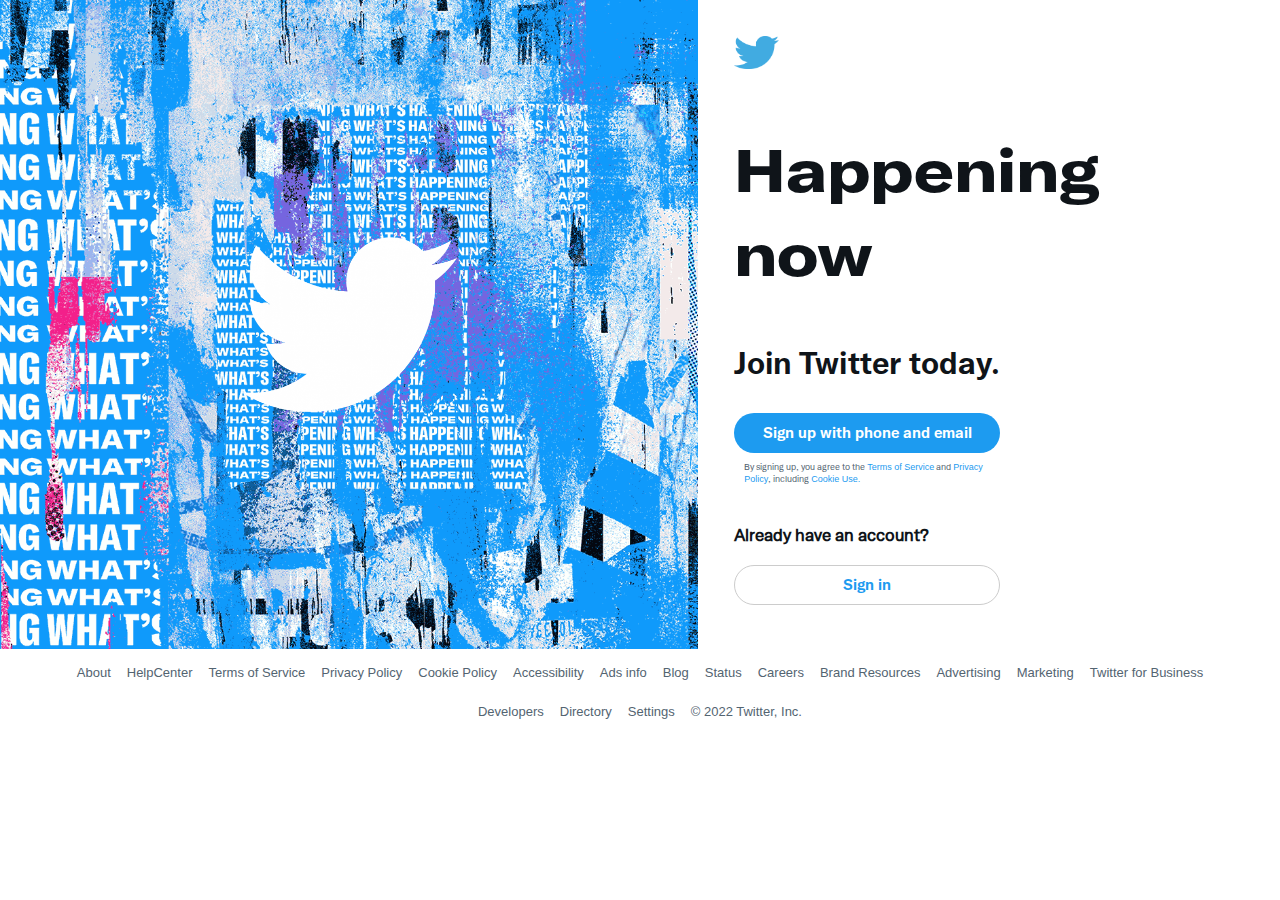
<file: frontend/index.html>
<html lang="en">
<head>
    <meta charset="UTF-8">
    <meta http-equiv="X-UA-Compatible" content="IE=edge">
    <meta name="viewport" content="width=device-width, initial-scale=1.0">
    <title>Twitter. It's what's happening / Twitter</title>
    <link rel="stylesheet" href="styles/styles.css">

    <script src="js/signup-form.js" defer></script>
    <script src="js/login-form.js" defer></script>
</head>
<body>
    <main class="index-container">
        <section class="index-logo-container">
            <div class="index-img-wrapper">
                <img src="assets/images/logos/white-twitter-logo.png" alt="White Twitter Logo">
            </div>
        </section>

        <section class="index-join-container">
            <div class="index-logo-wrapper">
                <img src="assets/images/logos/blue-twitter-logo.png" alt="Blue Twitter Logo">
            </div>

            <h1 class="index-title">Happening now</h1>

            <h3 class="index-mini-title">Join Twitter today.</h3>

            <div class="signup-btn-container">
                <button class="btn btn-blue" id="signup-page-btn">
                    Sign up with phone and email
                </button>

                <p class="privacy-txt">
                    By signing up, you agree to the <a href="#" class="privacy-links">Terms of Service</a> and <a href="#" class="privacy-links">Privacy Policy</a>, including <a href="#" class="privacy-links">Cookie Use.</a>
                </p>

            </div>

            <h5>Already have an account?</h5>

            <div class="login-btn-container">
                <button class="btn btn-blue-outline" id="login-page-btn">
                    Sign in
                </button>
            </div>

        </section>
    </main>
    <navbar class="index-navbar-container">
        <a href="#">About</a>
        <a href="#">HelpCenter</a>
        <a href="#">Terms of Service</a>
        <a href="#">Privacy Policy</a>
        <a href="#">Cookie Policy</a>
        <a href="#">Accessibility</a>
        <a href="#">Ads info</a>
        <a href="#">Blog</a>
        <a href="#">Status</a>
        <a href="#">Careers</a>
        <a href="#">Brand Resources</a>
        <a href="#">Advertising</a>
        <a href="#">Marketing</a>
        <a href="#">Twitter for Business</a>
        <a href="#">Developers</a>
        <a href="#">Directory</a>
        <a href="#">Settings</a>
        <a href="#">&copy; 2022 Twitter, Inc.</a>
    </navbar>

    <div class="form-container view-none" id="signup-container">
        <form action="index.html" method="post" class="form" id="signup-form">
            <div class="login-header">
                <div class="login-x-icon" id="x-close">x</div>
                <div class="login-logo-wrapper"><img src="assets/images/logos/blue-twitter-logo.png" alt="Twitter Logo"></div>
            </div>
            <input class="input-box" type="text" placeholder="Name..." id="name">
            <input class="input-box" type="text" placeholder="Username..." id="username">
            <div class="email-phone-containers">
                <input class="input-box" type="tel" placeholder="Phone Number..." id="phone">
                <p class="privacy-links" id="to-email">Use email instead?</p>
            </div>
            <div class="email-phone-containers view-none">
                <input type="text" class="input-box" placeholder="Email..." id="email">
                <p class="privacy-links" id="to-phone">Use Phone instead?</p>
            </div>
            <input class="input-box" type="password" placeholder="Password..." id="password">
            <input class="input-box" type="password" placeholder="Verify Password..." id="password-repeat">
            <input class="input-box" type="date" placeholder="Date of Birth..." id="dob">
            <button class="btn btn-submit-done" type="submit" id="signup-btn">Sign Up</button> 
            <section class="error-section view-none">
                <p id="error-txt"></p>
            </section>
        </form>
    </div>
     <!-- Signing page Start -->
     <div class = "form-container view-none" id="login-container">
        <form action="index.html" method="post" class="form" id = "login-form">
            <div class="login-header">
                <div class="login-x-icon" id="login-x-close">x</div>
                <div class="login-logo-wrapper"><img src="assets/images/logos/blue-twitter-logo.png" alt="Twitter Logo"></div>
            </div>
            <h2 class = "login-mini-title">Sign in to Twitter</h2>
            <input class = "input-box login-input-box" type="text" placeholder="Phone, Email or @Username..." id="login-input">
            <input class = "input-box login-input-box" type="password" placeholder="Password..." id="login-password">
            <button class = "btn btn-submit-done" type="submit" id = "login-btn">Log in</button>

            <section class="error-section login-error-section view-none">
                <p id="login-error-txt"></p>
            </section>
        </form>

      </div>
      <!-- Signin page End -->
</body>
</html>
</file>
<file: frontend/styles/styles.css>
* {
    margin: 0;
    padding: 0;
    box-sizing: border-box;
    font-family: Arial, Helvetica, sans-serif;
    list-style: none;
    text-decoration: none;
}

/* fonts */
@font-face {
    font-family: "index-page-bolder";
    src: url("../assets/fonts/chirp-extended-heavy-web.woff") format('woff');
}

@font-face {
    font-family: "index-page-bold";
    src: url("../assets/fonts/chirp-bold-web.woff") format('woff');
}

@font-face {
    font-family: "index-page-normal";
    src: url("../assets/fonts/chirp-regular-web.woff") format('woff');
}

/* fonts */

/* utilities */
img {
    width: 100%;
    height: 100%;
}

.btn {
    width: 266px;
    border-radius: 30px;
    border: 1px solid transparent;
    padding: 9px 16px;
    margin-bottom: 8px;
    font-size: 15px;
    word-wrap: break-word;
    font-family: "index-page-bold";
    line-height: 20px;
    display: flex;
    justify-content: center;
    cursor: pointer;
    transition: all ease-out 200ms;
}

.btn-blue {
    color: white;
    background-color: var(--twitter-color);
}

.btn-blue-outline {
    color: var(--twitter-color);
    border-color: #cccccc;
    background-color: transparent;
}

.btn-submit-done {
    background-color: #272C30;
    color: white;

}

.btn-submit-done:hover {
    background-color: rgba(39, 44, 48, 0.9);
}

.btn-blue:hover {
    background-color: #1a8cd8;
}

.btn-blue-outline:hover {
    background-color: #1d9bf01a;
}

.view-none {
    display: none !important;
}

.x-icon {
    justify-self: flex-start;
    color: var(--index-color);
    border-radius: 50%;
    position: absolute;
    top: 10px;
    left: 10px;
    font-size: 32px;
    cursor: pointer;
    transition: all ease-in-out 200ms;
    width: 30px;
    height: 30px;
    text-align: center;
    display: flex;
    justify-content: center;
    align-items: center;
}

.x-icon:hover {
    background-color: #ccc;
}

.login-x-icon {

    justify-self: start;
    color: var(--index-color);
    border-radius: 50%;
    font-size: 32px;
    cursor: pointer;
    transition: all ease-in-out 200ms;
    width: 32px;
    height: 32px;
    text-align: center;
    display: flex;
    justify-content: center;
    align-items: center;
}

.login-x-icon:hover {
    background-color: #ccc;
}
/* end of utilities */
:root {
    --index-color: #0f1419;
    --twitter-color: #1d9bf0;
    --navbar-txt: #536471;
}

.index-container {
    display: grid;
    grid-template-columns: 1.2fr 1fr;
}

.index-logo-container {
    /* width: 100%; */
    min-width: 60%;
    height: 100%;
    background-image: url("../assets/images/images/twitter-index-banner.png");
    background-repeat: no-repeat;
    background-size: cover;
    /* position: absolute;
    top: 0;
    left: 0;
    z-index: -1; */
    display: flex;
    flex-direction: column;
    align-items: center;
    justify-content: center;
}



.index-logo-container .index-img-wrapper {
    /* max-width: 345px; */
    /* min-width: 30px; */
    max-width: 40%;
    /* height: 250px; */
    max-height: 60%;
    padding: 32px;
    /* position: relative;
    right: 20%; */
}

/* @media screen and (min-width: 1000px) and (max-width: 1300px) {
    .index-logo-container .index-img-wrapper {
        position: relative;
        right: 20%;
    }
} */

.index-join-container {
    max-width: 60%;
    min-width: 30%;
    height: 100%;
    padding: 36px;
    background-color: white;
    /* position: absolute;
    top: 0;
    right: 0;
    z-index: 1; */
    color: var(--index-color);
}

.index-join-container .index-logo-wrapper {
    width: 45px;
    height: 45px;
    padding-bottom: 12px;
}

.index-join-container .index-title {
    margin: 48px 0;
    line-height: 84px;
    font-size: 60px;
    font-family: "index-page-bolder", Arial, Helvetica, sans-serif;
}

.index-join-container .index-mini-title {
    margin-bottom: 32px;
    font-family: "index-page-bold", Arial, Helvetica, sans-serif;
    font-size: 31px;
    line-height: 36px;
}

.index-join-container .privacy-txt {
    width: 266px;
    font-size: 9px;
    line-height: 12px;
    font-family: "index-page-normal", Arial, Helvetica, sans-serif;
    margin-bottom: 20px;
    color: var(--navbar-txt);
    word-wrap: break-word;
    margin-bottom: 20px;
    padding: 0 10px;
}

.index-join-container .privacy-txt .privacy-links {
    color: var(--twitter-color);
    
}

.index-join-container > h5 {
    margin: 40px 0 20px;
    font-size: 17px;
    font-family: "index-page-normal", Arial, Helvetica, sans-serif;

}
/* start of navbar */
.index-navbar-container {
    width: 93%;
    margin: 0 auto;
    display: flex;
    flex-wrap: wrap;
    justify-content: center;
    gap: 16px;
    padding: 12px 0;
}

.index-navbar-container a {
    margin: 0 auto;
    margin: 4px 0;
    font-size: 13px;
    width: auto;
    color: var(--navbar-txt);
}

.index-navbar-container a:hover {
    text-decoration:underline;
}
/* end of navbar */
/* signup form */

.form-container {
    width: 100%;
    min-height: 100%;
    position: fixed;
    top: 0;
    left: 0;
    background-color: rgba(0, 0, 0, 0.7);
    display: flex;
    justify-content: center;
    align-items: center;
}

.form-container .form {
    display: flex;
    flex-direction: column;
    align-items: center;
    gap: 20px;
    margin: auto;
    background-color: white;
    padding: 50px 30px;
    border-radius: 15px;
    position: relative;

}

.input-box {
    width: 420px;
    border-radius: 1px;
    outline: none;
    height: 40px;
    padding-left: 5px;
    border: 1px solid #ccc;

}

.input-box:focus {
    border: 1px solid var(--twitter-color);

}

.email-phone-containers {
    display: flex;
    flex-direction: column;
    gap: 10px;
}

.email-phone-containers > p {
    font-size: 14px;
    align-self: flex-end;
    color: var(--twitter-color);
    cursor: pointer;
}

.email-phone-containers > p:hover {
    text-decoration: underline;
}

.error-section {
    border-radius: 1px;
    width: 420px;
    padding: 10px;
    color: #c52030;
    background-color: rgba(255, 125, 138, 0.4);
    font-size: 20px;
    display: flex;
    justify-content: center;
    margin-top: 10px;
}

.error-section p {
    text-align: center;
}

/* login form */

.login-logo-wrapper {
    width: 32px;
    height: 32px;

}
.login-header {
    width: 100%;
    display: grid;
    grid-template-columns: 1fr 1fr;
    justify-content: center;
    margin-bottom: 30px;
}

.login-mini-title {
    font-family: "index-page-bold", Arial, Helvetica, sans-serif;
    font-size: 31px;
    line-height: 36px;
}


/* end of index page */

@media screen and (max-width: 1000px) {
    .index-container {
    grid-template-columns: 1fr;
    grid-template-areas: 
    'joinContainer'
    'logoContainer';
    }

    .index-join-container {
        grid-area: joinContainer;
        width: 90%;
        margin: 0 auto;
        max-width:none;
        min-width: none;
        display: flex;
        flex-direction: column;
        align-items: center;
    }

    .index-join-container .index-mini-title {
        font-size: 22px;
    }

    .index-join-container .index-title {
        font-size: 40px;
        line-height: 40px;
    }

    .index-logo-container {
        grid-area: logoContainer;
        min-width: 100%;
    }
    
    .index-logo-container .index-img-wrapper {
        /* max-width: 345px; */
        /* min-width: 30px; */
        max-width: 80%;
        /* height: 250px; */
        max-height: 60%;
        padding: 32px;
        /* position: relative;
        right: 20%; */
    }
    /* start of navbar */
    .index-navbar-container {
        margin-top: 10%;
    }

    /* start signup */
    .form-container {
        display: block;
        background-color: white;
    }
    
    .form-container .form {
        border-radius: 0px;
        padding: 10px 0;
    
    }
    
    .input-box {
        width: 280px;
    
    }
    .error-section {
        border-radius: 1px;
        width: 420px;
        padding: 10px;
        color: #c52030;
        background-color: rgba(255, 125, 138, 0.4);
        font-size: 20px;
        display: flex;
        justify-content: center;
        margin-top: 10px;
    }
    /* start of login */
    .login-mini-title {
        font-size: 22px;
    }
}
</file>
